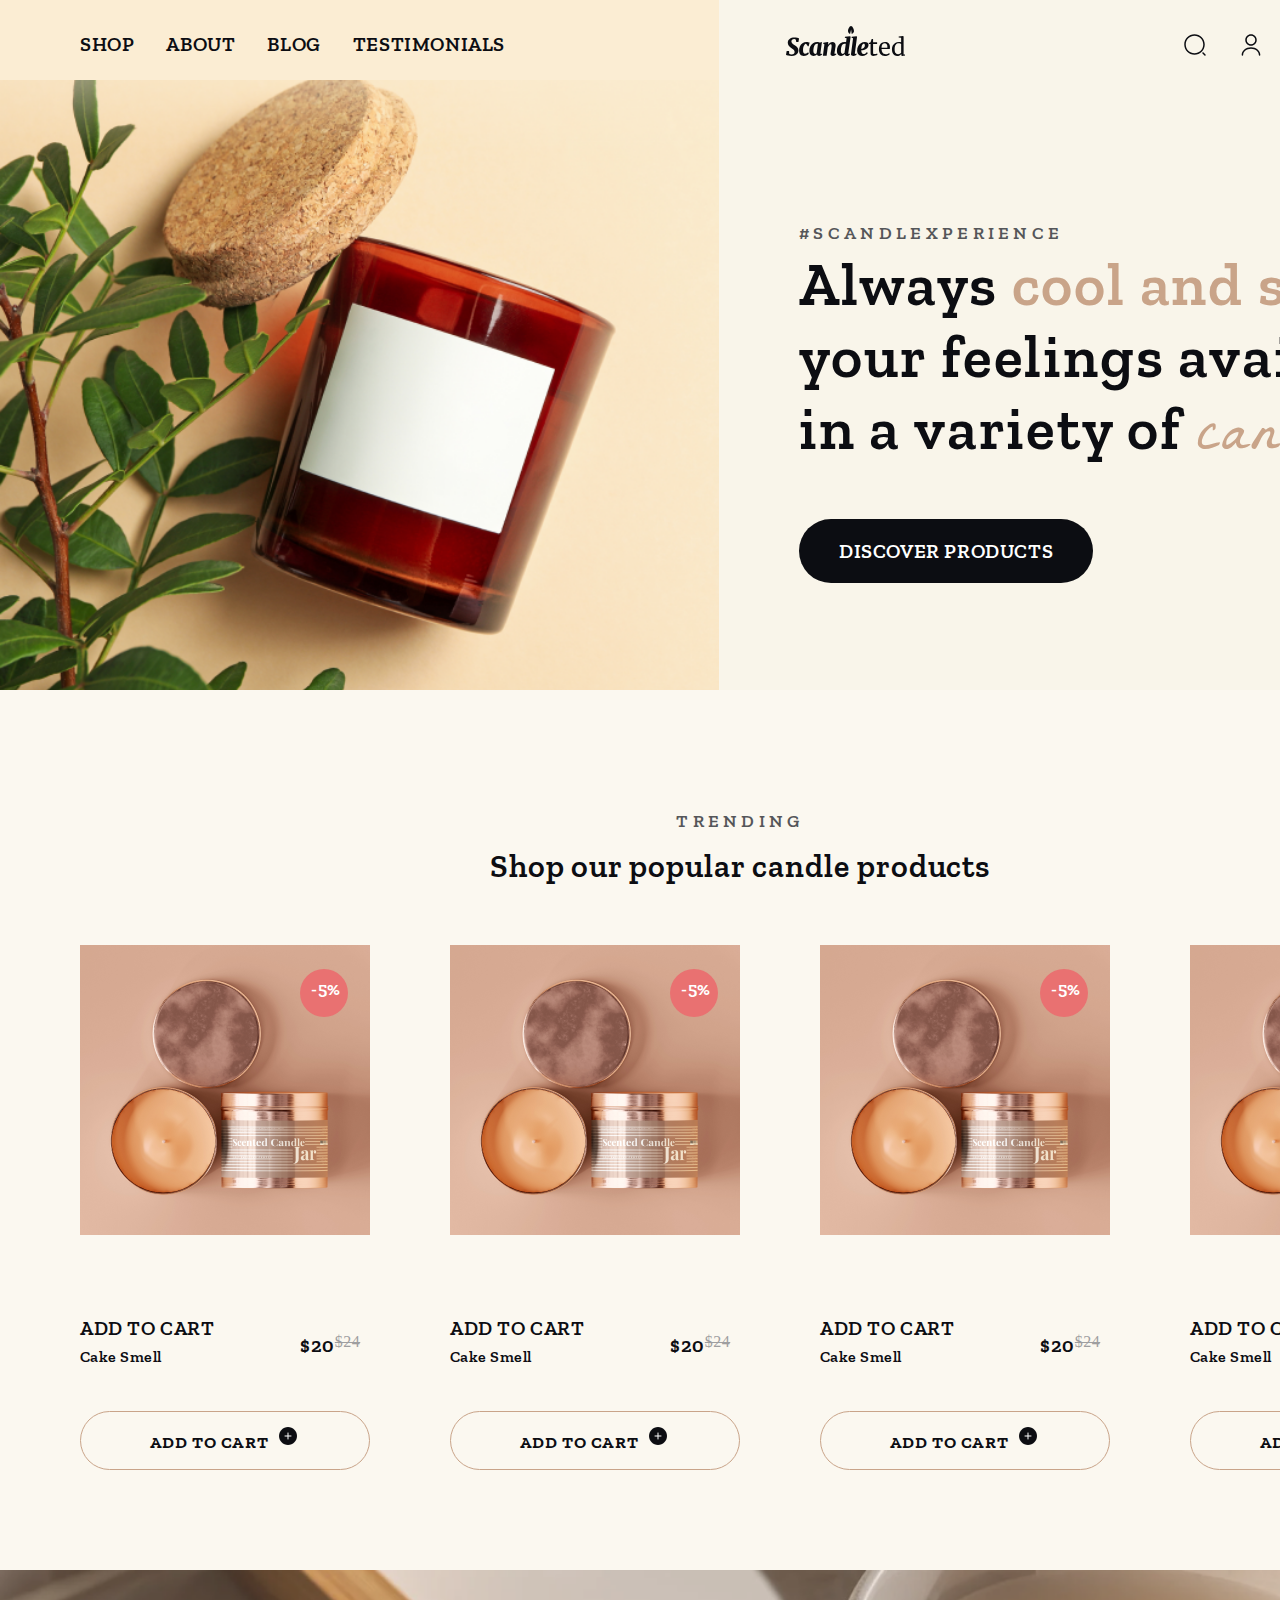
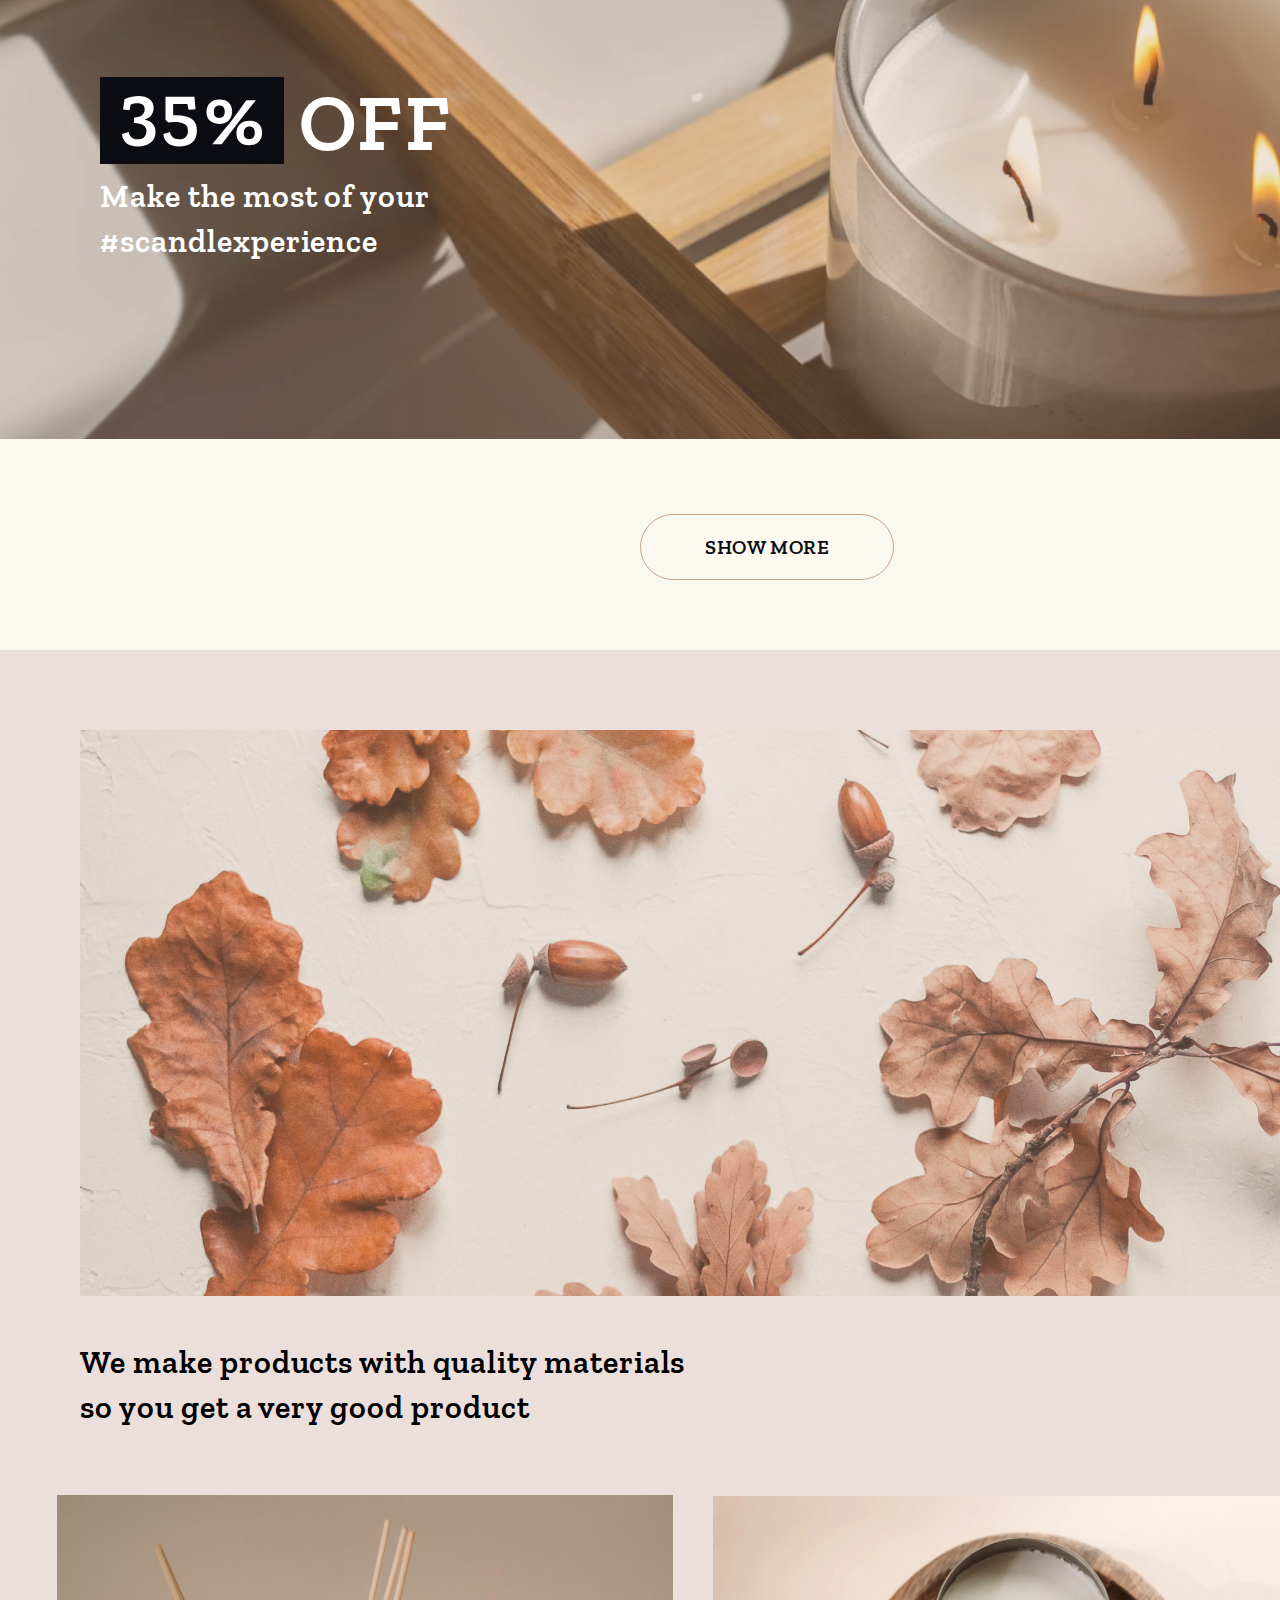
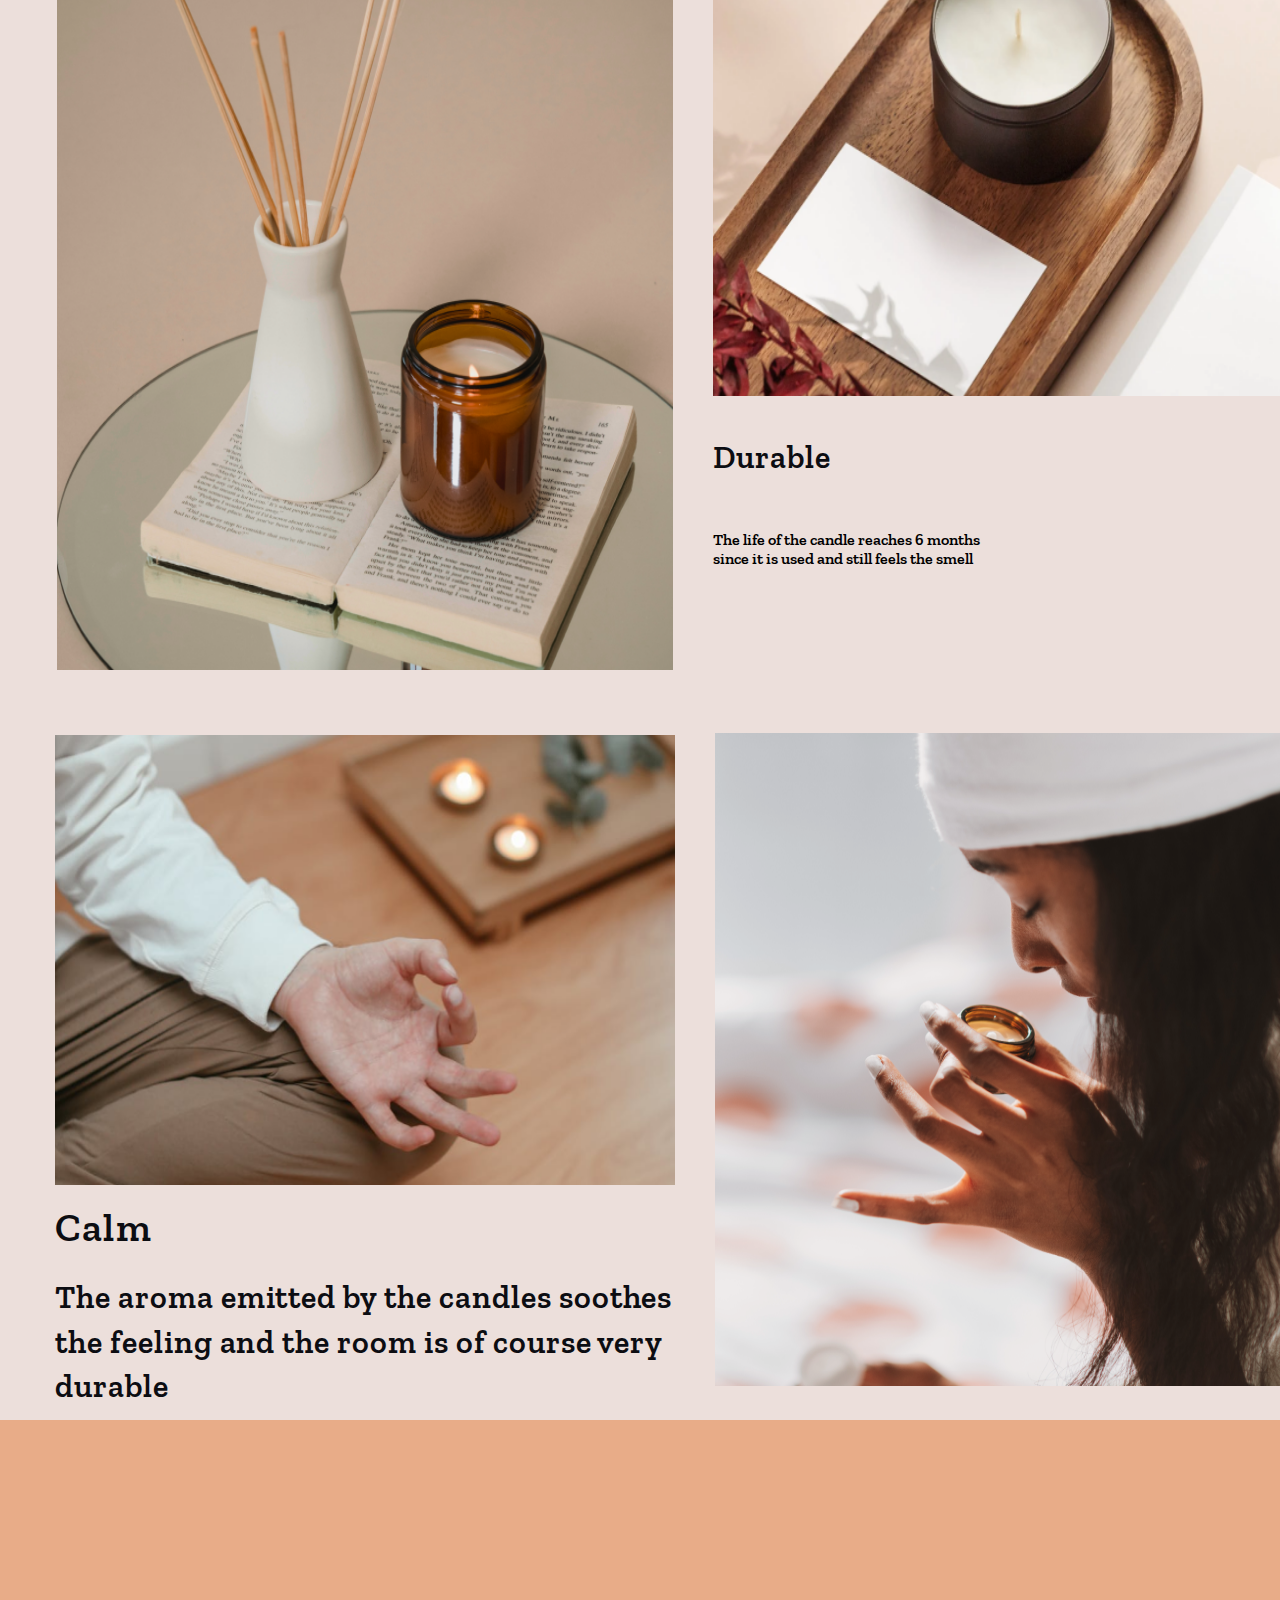
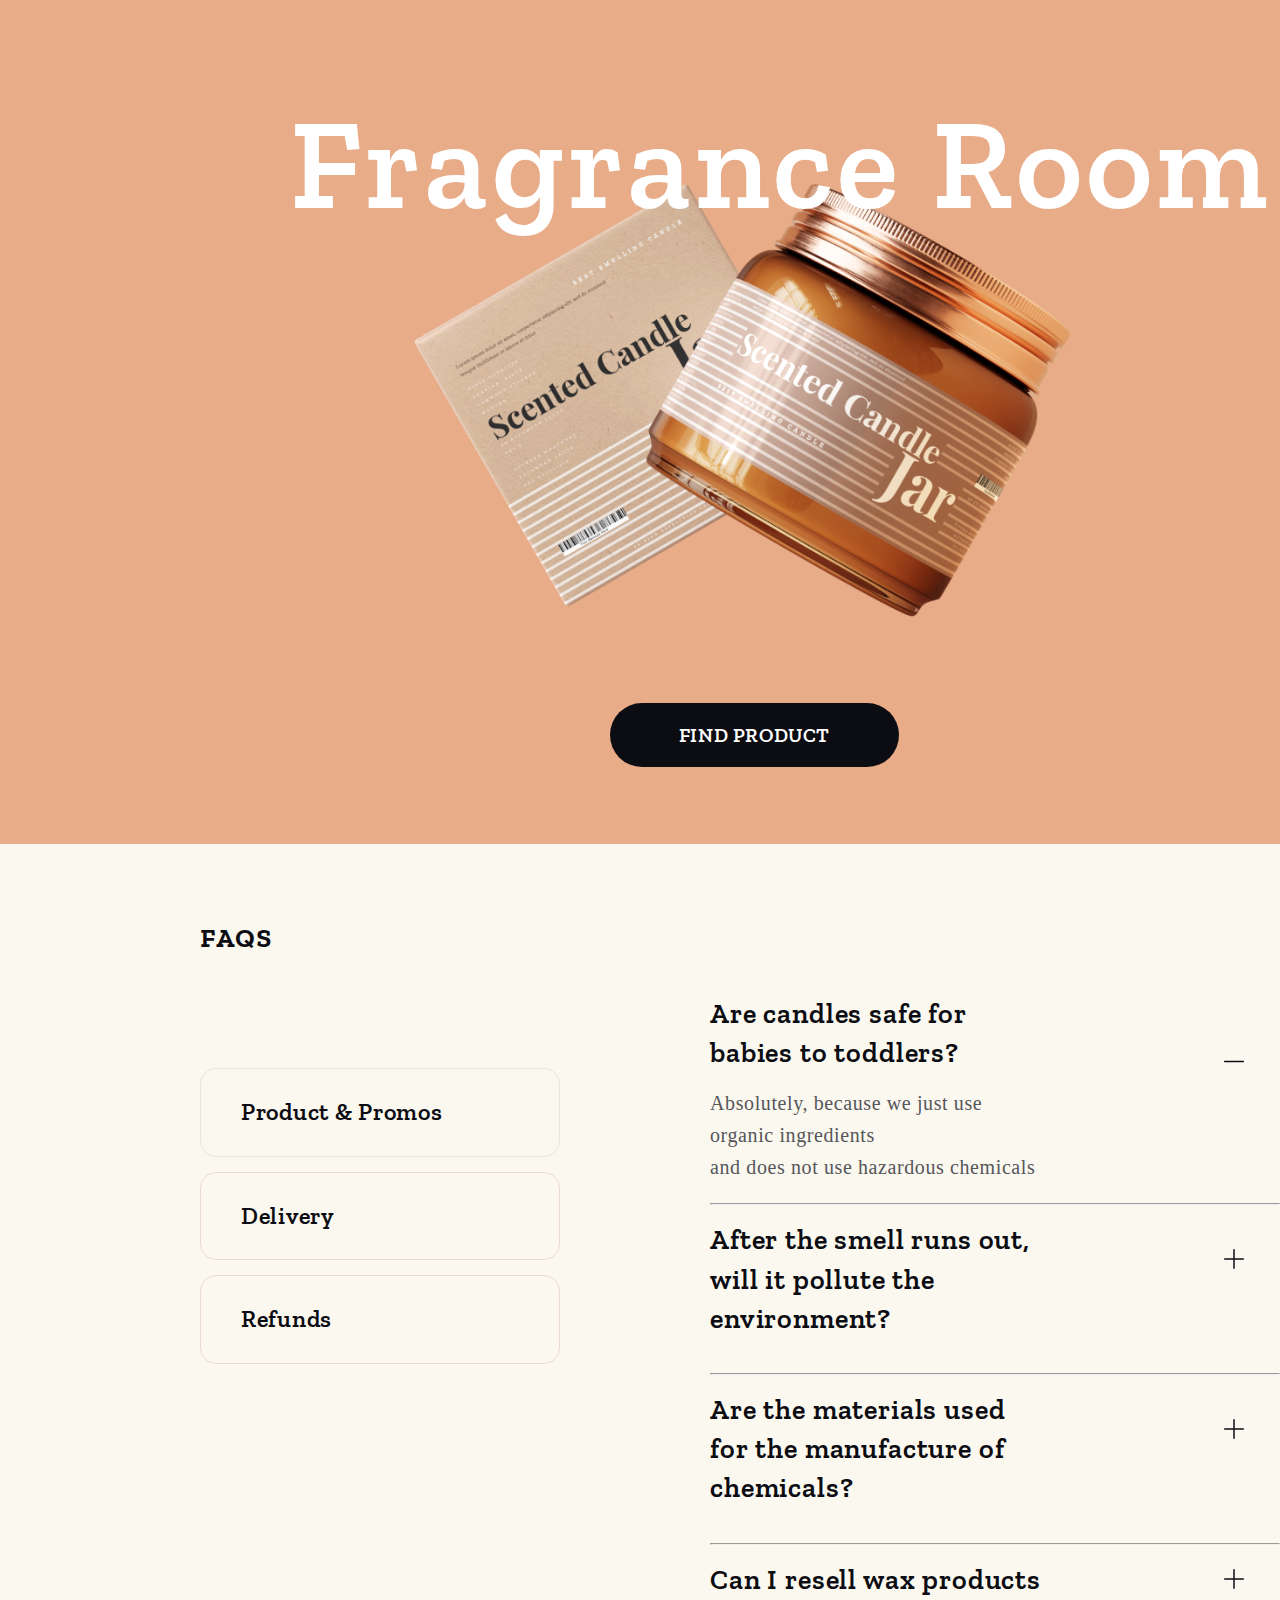
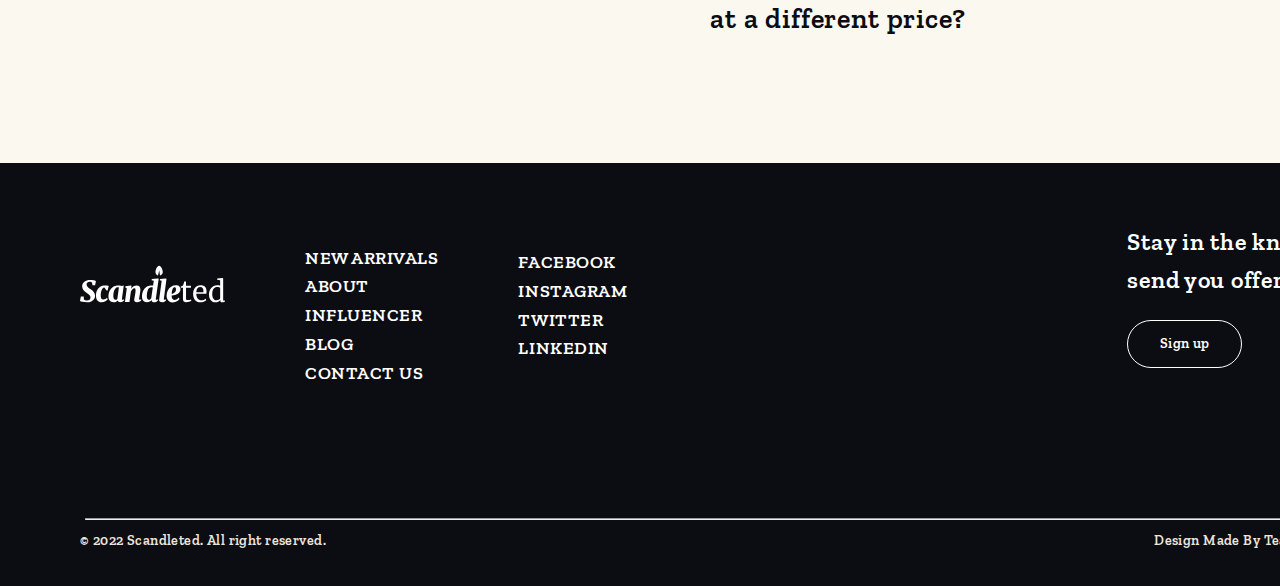
<file: Scandleted/index.html>
<!DOCTYPE html>
<html lang="en">
<head>
    <meta charset="UTF-8">
    <meta name="viewport" content="width=device-width, initial-scale=1.0">
    <title>Scandleted</title>
    <link rel="stylesheet" href="style.css">
</head>
<body>
       <header class="header">
            <nav class="nav">
              <div class="container">
                <div class="navigation">
                    <ul>
                        <li><a href="#">SHOP</a></li>
                        <li><a href="#">ABOUT</a></li>
                        <li><a href="#">BLOG</a></li>
                        <li><a href="#">TESTIMONIALS</a></li>
                    </ul>
                </div>
              </div>
           </nav>

           <nav class="second-nav">
             <div class="container">
                 <div class="second-navbar">
                    <div class="second-navigation">
                        <img src="./assets/icons/Logo.svg" alt="">
                          <div class="navbar-icons">
                            <img src="./assets/icons/search-normal.svg" alt="">
                            <img src="./assets/icons/user.svg" alt="">
                            <img src="./assets/icons/bag (1).svg" alt="">
                            <button>Log in</button>
                       </div>
                    </div>
                    <div class="second-navbar-texts">
                        <p>#SCANDLEXPERIENCE</p>
                        <h2>
                         Always <span>cool and soothe</span> <br>
                          your feelings available <br>
                          in a variety of <span class="candle">candle</span>
                        </h2>
                        <button>Discover Products</button>
                    </div>
                 </div>

             </div>
           </nav>
       </header>

       <section class="trending-section">
            <div class="container">
                <div class="trending">
                    <div class="trending-paragraphs">
                        <p>TRENDING</p>
                        <h3>Shop our popular candle products </h3>
                    </div>
                    <div class="trending-card">
                        <div class="trending-card-item">
                             <div class="card-first">
                                <div class="card-images">
                                    <img src="./assets/images/Image (1).png" alt=""> 
                                        <img src="./assets/icons/Ellipse 3.svg" alt=""> 
                                        <span>-5%</span>
                                </div>
                                 <div class="card-texts">
                                    <h4>ADD TO CART</h4>
                                    <span>Cake Smell</span>
                                    <div class="card-price">
                                        <span>$20</span>
                                        <span><del>$24</del></span>
                                    </div>
                                 </div>
                                <button>
                                    ADD TO CART  <span>
                                    <svg xmlns="http://www.w3.org/2000/svg" width="24" height="24" viewBox="0 0 24 24" fill="none">
                                        <path d="M12 21C16.9706 21 21 16.9706 21 12C21 7.02944 16.9706 3 12 3C7.02944 3 3 7.02944 3 12C3 16.9706 7.02944 21 12 21Z" fill="#0C0D12"/>
                                        <path d="M9 12H15" stroke="white" stroke-linecap="round" stroke-linejoin="round"/>
                                        <path d="M12 9V15" stroke="white" stroke-linecap="round" stroke-linejoin="round"/>
                                        </svg>
                                </span>
                                </button>
                             </div>   
                             
                             <div class="card-first">
                                <div class="card-images">
                                    <img src="./assets/images/Image (1).png" alt=""> 
                                        <img src="./assets/icons/Ellipse 3.svg" alt=""> 
                                        <span>-5%</span>
                                </div>
                                 <div class="card-texts">
                                    <h4>ADD TO CART</h4>
                                    <span>Cake Smell</span>
                                    <div class="card-price">
                                        <span>$20</span>
                                        <span><del>$24</del></span>
                                    </div>
                                 </div>
                                <button>
                                    ADD TO CART  <span>
                                    <svg xmlns="http://www.w3.org/2000/svg" width="24" height="24" viewBox="0 0 24 24" fill="none">
                                        <path d="M12 21C16.9706 21 21 16.9706 21 12C21 7.02944 16.9706 3 12 3C7.02944 3 3 7.02944 3 12C3 16.9706 7.02944 21 12 21Z" fill="#0C0D12"/>
                                        <path d="M9 12H15" stroke="white" stroke-linecap="round" stroke-linejoin="round"/>
                                        <path d="M12 9V15" stroke="white" stroke-linecap="round" stroke-linejoin="round"/>
                                        </svg>
                                </span>
                                </button>
                             </div>  
                             
                             <div class="card-first">
                                <div class="card-images">
                                    <img src="./assets/images/Image (1).png" alt=""> 
                                        <img src="./assets/icons/Ellipse 3.svg" alt=""> 
                                        <span>-5%</span>
                                </div>
                                 <div class="card-texts">
                                    <h4>ADD TO CART</h4>
                                    <span>Cake Smell</span>
                                    <div class="card-price">
                                        <span>$20</span>
                                        <span><del>$24</del></span>
                                    </div>
                                 </div>
                                <button>
                                    ADD TO CART  <span>
                                    <svg xmlns="http://www.w3.org/2000/svg" width="24" height="24" viewBox="0 0 24 24" fill="none">
                                        <path d="M12 21C16.9706 21 21 16.9706 21 12C21 7.02944 16.9706 3 12 3C7.02944 3 3 7.02944 3 12C3 16.9706 7.02944 21 12 21Z" fill="#0C0D12"/>
                                        <path d="M9 12H15" stroke="white" stroke-linecap="round" stroke-linejoin="round"/>
                                        <path d="M12 9V15" stroke="white" stroke-linecap="round" stroke-linejoin="round"/>
                                        </svg>
                                </span>
                                </button>
                             </div> 
                             
                             <div class="card-first">
                                <div class="card-images">
                                    <img src="./assets/images/Image (1).png" alt=""> 
                                        <img src="./assets/icons/Ellipse 3.svg" alt=""> 
                                        <span>-5%</span>
                                </div>
                                 <div class="card-texts">
                                    <h4>ADD TO CART</h4>
                                    <span>Cake Smell</span>
                                    <div class="card-price">
                                        <span>$20</span>
                                        <span><del>$24</del></span>
                                    </div>
                                 </div>
                                <button>
                                    ADD TO CART  <span>
                                    <svg xmlns="http://www.w3.org/2000/svg" width="24" height="24" viewBox="0 0 24 24" fill="none">
                                        <path d="M12 21C16.9706 21 21 16.9706 21 12C21 7.02944 16.9706 3 12 3C7.02944 3 3 7.02944 3 12C3 16.9706 7.02944 21 12 21Z" fill="#0C0D12"/>
                                        <path d="M9 12H15" stroke="white" stroke-linecap="round" stroke-linejoin="round"/>
                                        <path d="M12 9V15" stroke="white" stroke-linecap="round" stroke-linejoin="round"/>
                                        </svg>
                                </span>
                                </button>
                             </div>

                             
                        </div>
                    </div>
                    
                    <div class="trending-price">
                         <div class="trending-price-texts">
                            <div class="perset">
                                <span>
                                    <svg xmlns="http://www.w3.org/2000/svg" width="184" height="87" viewBox="0 0 184 87" fill="none">
                                    <rect width="184" height="87" fill="#0C0D12"/>
                                    <path d="M24.4805 22.3073C26.8357 21.2049 29.2911 20.378 31.8468 19.8268C34.4024 19.2756 36.6825 19 38.6869 19C42.9964 19 46.5543 20.0022 49.3605 22.0066C52.2168 24.0111 53.645 27.0177 53.645 31.0266C53.645 33.482 52.9685 35.7119 51.6155 37.7164C50.3126 39.6707 48.0576 41.2492 44.8505 42.4518V42.7525C48.709 43.5042 51.4401 44.9824 53.0436 47.1873C54.6973 49.3922 55.5241 51.9729 55.5241 54.9294C55.5241 59.69 53.8203 63.2979 50.4128 65.7534C47.0053 68.2589 42.796 69.5117 37.7849 69.5117C32.6736 69.5117 28.8151 68.3591 26.2093 66.054C23.6537 63.799 22.2506 60.8175 22 57.1093L28.6898 55.0046C28.9403 56.8587 29.7421 58.5374 31.0951 60.0407C32.4481 61.5942 34.653 62.3709 37.7097 62.3709C41.017 62.3709 43.2971 61.4939 44.5499 59.7401C45.8527 58.0363 46.5042 56.1321 46.5042 54.0274C46.5042 48.9663 42.345 46.2853 34.0266 45.9847V40.4224C38.5867 40.3221 41.4931 39.345 42.7459 37.4909C44.0487 35.5867 44.7002 33.8829 44.7002 32.3796C44.7002 28.2204 42.2698 26.1408 37.4091 26.1408C36.457 26.1408 35.3295 26.2661 34.0266 26.5166C32.7237 26.7171 31.6213 27.0428 30.7193 27.4938L29.5166 33.2816L23.0523 32.6051L24.4805 22.3073Z" fill="white"/>
                                    <path d="M96.9125 53.8019C96.9125 59.3141 95.2338 63.2979 91.8764 65.7534C88.5189 68.2589 84.3096 69.5117 79.2484 69.5117C74.1872 69.5117 70.3287 68.3591 67.6728 66.054C65.0671 63.799 63.6389 60.8175 63.3884 57.1093L70.0782 55.0046C70.3287 56.9088 71.1555 58.6126 72.5586 60.1159C73.9617 61.6192 76.0915 62.3709 78.9478 62.3709C82.1047 62.3709 84.3848 61.5441 85.7879 59.8904C87.2411 58.2367 87.9677 56.2323 87.9677 53.8771C87.9677 50.1188 86.6398 47.7135 83.9839 46.6612C81.3781 45.5587 78.3715 45.0075 74.964 45.0075C73.8114 45.0075 72.6589 45.0576 71.5063 45.1578C70.4039 45.2079 69.3014 45.2831 68.199 45.3833L65.493 42.7525V19.7517H94.432L95.5595 32.2292L88.569 32.8306L87.3664 26.8924H73.16V38.2425C73.7112 38.1924 74.2374 38.1674 74.7385 38.1674C75.2897 38.1674 75.8158 38.1674 76.317 38.1674C79.8748 38.1674 83.2072 38.5933 86.3141 39.4452C89.471 40.247 92.0267 41.7754 93.981 44.0303C95.9353 46.2853 96.9125 49.5425 96.9125 53.8019Z" fill="white"/>
                                    <path d="M119.162 46.9052C115.159 46.9052 112.03 45.8059 109.775 43.6073C107.577 41.4087 106.478 38.5054 106.478 34.8974C106.478 31.1767 107.633 28.1888 109.945 25.9338C112.312 23.6225 115.526 22.4668 119.585 22.4668C123.587 22.4668 126.66 23.5661 128.802 25.7647C131.001 27.9633 132.1 30.8666 132.1 34.4746C132.1 38.1389 130.972 41.1268 128.717 43.4382C126.462 45.7495 123.277 46.9052 119.162 46.9052ZM155.862 23.3124L138.357 45.214L121.699 67.3692H112.228L131.931 43.1845L146.391 23.3124H155.862ZM119.162 40.9859C122.883 40.9859 124.743 38.8436 124.743 34.5592C124.743 30.4438 122.967 28.3861 119.416 28.3861C117.837 28.3861 116.512 28.8935 115.441 29.9082C114.37 30.8666 113.834 32.5015 113.834 34.8128C113.834 38.9282 115.61 40.9859 119.162 40.9859ZM149.097 68.2148C145.094 68.2148 141.965 67.1155 139.71 64.9169C137.512 62.7183 136.412 59.815 136.412 56.207C136.412 52.4863 137.568 49.4702 139.88 47.1589C142.247 44.8475 145.489 43.6918 149.604 43.6918C153.607 43.6918 156.679 44.8193 158.821 47.0743C161.02 49.2729 162.119 52.1762 162.119 55.7842C162.119 59.4486 160.992 62.4364 158.737 64.7478C156.482 67.0591 153.268 68.2148 149.097 68.2148ZM149.097 62.2955C152.874 62.2955 154.762 60.1532 154.762 55.8688C154.762 51.697 152.987 49.6112 149.435 49.6112C147.8 49.6112 146.447 50.1186 145.376 51.1333C144.305 52.0917 143.769 53.7547 143.769 56.1224C143.769 60.2378 145.545 62.2955 149.097 62.2955Z" fill="white"/>
                                    </svg>
                                </span>
                                 <h1>OFF</h1>
                                </div>
                                <div class="trending-price-paragraph">
                                    <h5>
                                        Make the most of your <br>
                                        #scandlexperience
                                    </h5>
                                </div>
                                <button>SHOW MORE</button>
                         </div>
                    </div>
                </div>
            </div>
       </section>

       <!-- services -->

       <section class="services">
               <div class="container">
                <div class="services-section">
                    <div class="service-head">
                       <img src="./assets/images/Image (4).png" alt="">
                       <p>
                           We make products with quality materials <br>
                            so you get a very good product
                       </p>
                    </div>
                     <div class="services-card-first">
                         <img src="./assets/images/Image (5).png" alt="">
                         <div class="durable">
                            <img src="./assets/images/Image (6).png" alt="">
                             <h3>Durable</h3>
                            <p>
                                The life of the candle reaches 6 months <br>
                                since it is used and still feels the smell
                            </p>
                         </div>
                     </div>
                     <div class="services-card-second">
                         <div class="calm">
                             <img src="./assets/images/Image (7).png" alt="">
                             <h2>Calm</h2>
                             <p>
                                 The aroma emitted by the candles soothes <br>
                                 the feeling and the room is of course very <br>
                                  durable
                             </p>
                         </div>
                         <img src="./assets/images/Image (8).png" alt="">
                     </div>
                </div>
               </div>
       </section>

       <section class="fragrance">
        <div class="container">
            <div class="fragrance-room">
                  <div class="room">
                    <h1>Fragrance Room</h1>
                    <img src="./assets/images/Image (9).png" alt="">
                  </div>
                  <button>FIND PRODUCT</button>
            </div>
        </div>
       </section>

       <section>
         <div class="container">
            <div class="faqs">
                <h1>FAQS</h1>
                <div class="faqs-section">
                    <div class="faqs-buttons">
                        <button>Product & Promos</button>
                        <button>Delivery</button>
                        <button>Refunds</button>
                    </div>
                    <div class="questions">
                        <div class="question-first">
                            <div class="question-first-texts">
                                <h3>Are candles safe for babies to toddlers?</h3>
                                <p>
                                    Absolutely, because we just use organic ingredients <br>
                                     and does not use hazardous chemicals
                                </p>
                            </div>
                            <span>
                                <svg xmlns="http://www.w3.org/2000/svg" width="32" height="33" viewBox="0 0 32 33" fill="none">
                                    <path d="M6.66669 16.5H25.3334" stroke="#0C0D12" stroke-width="1.5" stroke-linecap="round" stroke-linejoin="round"/>
                                  </svg>
                            </span>
                        </div>
                        <hr>

                        <div class="question-first">
                            <div class="question-first-texts">
                                <h3>
                                    After the smell runs out, will it pollute 
                                     the environment?
                                </h3>
                            </div>
                            <span>
                                <svg xmlns="http://www.w3.org/2000/svg" width="32" height="32" viewBox="0 0 32 32" fill="none">
                                    <path d="M16 6.66699V25.3337" stroke="#0C0D12" stroke-width="1.5" stroke-linecap="round" stroke-linejoin="round"/>
                                    <path d="M6.66669 16H25.3334" stroke="#0C0D12" stroke-width="1.5" stroke-linecap="round" stroke-linejoin="round"/>
                                  </svg>
                            </span>
                        </div>
                        <hr>

                        <div class="question-first">
                            <div class="question-first-texts">
                                <h3>
                                    Are the materials used for 
                                    the manufacture of chemicals?
                                </h3>
                            </div>
                            <span>
                                <svg xmlns="http://www.w3.org/2000/svg" width="32" height="32" viewBox="0 0 32 32" fill="none">
                                    <path d="M16 6.66699V25.3337" stroke="#0C0D12" stroke-width="1.5" stroke-linecap="round" stroke-linejoin="round"/>
                                    <path d="M6.66669 16H25.3334" stroke="#0C0D12" stroke-width="1.5" stroke-linecap="round" stroke-linejoin="round"/>
                                  </svg>
                            </span>
                        </div>
                        <hr>

                        
                        <div class="question-first">
                            <div class="question-first-texts">
                                <h3>
                                    Can I resell wax products at 
                                    a different price?
                                </h3>
                            </div>
                            <span>
                                <svg xmlns="http://www.w3.org/2000/svg" width="32" height="32" viewBox="0 0 32 32" fill="none">
                                    <path d="M16 6.66699V25.3337" stroke="#0C0D12" stroke-width="1.5" stroke-linecap="round" stroke-linejoin="round"/>
                                    <path d="M6.66669 16H25.3334" stroke="#0C0D12" stroke-width="1.5" stroke-linecap="round" stroke-linejoin="round"/>
                                  </svg>
                            </span>
                        </div>
                    </div>
                </div>
            </div>
         </div>
       </section>

       <footer class="footer">
              <div class="container">
                <div class="site-footer">
                    <div class="footer-navbar">
                         <span>
                            <svg xmlns="http://www.w3.org/2000/svg" width="145" height="56" viewBox="0 0 145 56" fill="none">
                                <path d="M12.0376 21.4868C11.7259 21.2334 11.4045 21.0581 11.0734 20.9606C10.7423 20.8437 10.3332 20.7853 9.84626 20.7853C8.83339 20.7853 8.03478 21.0191 7.45044 21.4868C6.86609 21.9544 6.57391 22.578 6.57391 23.3574C6.57391 24.3317 6.87583 25.1696 7.47965 25.8711C8.08348 26.5726 9.13531 27.391 10.6351 28.3264C11.9986 29.2032 13.0797 30.1483 13.8783 31.1616C14.6769 32.1749 15.0762 33.344 15.0762 34.6691C15.0957 35.8772 14.7937 36.9879 14.1704 38.0012C13.5471 38.995 12.6024 39.7939 11.3363 40.398C10.0897 41.0021 8.5607 41.3041 6.74922 41.3041C5.28835 41.3041 3.88591 41.1482 2.54191 40.8364C1.21739 40.5246 0.370087 40.2129 0 39.9011L0.818087 35.3998H3.73983L3.88591 38.5858C4.58713 39.1898 5.50261 39.4919 6.63235 39.4919C7.97635 39.4919 8.95026 39.2288 9.55409 38.7027C10.1774 38.1571 10.489 37.4361 10.489 36.5397C10.489 35.6629 10.2066 34.8932 9.64174 34.2306C9.09635 33.5486 8.14191 32.7789 6.77844 31.9215C5.33704 31.0057 4.2073 30.0217 3.38922 28.9694C2.57113 27.9172 2.16209 26.6895 2.16209 25.2865C2.16209 23.299 2.90226 21.7596 4.38261 20.6684C5.88244 19.5576 7.82052 19.0023 10.1969 19.0023C12.7875 19.0023 14.6866 19.353 15.8943 20.0545L15.1346 24.3512H12.4466L12.0376 21.4868Z" fill="white"/>
                                <path d="M26.5718 29.4371C26.0265 28.5992 25.5492 27.9172 25.1402 27.391C24.7312 26.8649 24.3903 26.6019 24.1176 26.6019C23.5917 26.6019 23.0658 26.9234 22.5399 27.5664C22.0139 28.2095 21.5757 29.0961 21.2251 30.2263C20.8939 31.3565 20.7284 32.6133 20.7284 33.9968C20.7284 35.6531 20.9232 36.832 21.3127 37.5335C21.7218 38.235 22.3743 38.5858 23.2703 38.5858C24.1079 38.5858 24.8091 38.4299 25.3739 38.1181C25.9583 37.7869 26.4647 37.3387 26.8932 36.7736L27.799 38.235C27.312 38.995 26.5134 39.6965 25.4032 40.3395C24.2929 40.9631 22.9781 41.2749 21.4588 41.2749C19.7252 41.2749 18.3715 40.6805 17.3976 39.4919C16.4237 38.3032 15.9367 36.5885 15.9367 34.3476C15.9367 32.6912 16.2776 31.1031 16.9593 29.5832C17.6605 28.0438 18.7026 26.7967 20.0856 25.8419C21.4685 24.8676 23.1437 24.3804 25.111 24.3804C25.7538 24.3804 26.4063 24.4292 27.0685 24.5266C27.7503 24.624 28.3152 24.7604 28.7632 24.9358L27.5945 29.4663L26.5718 29.4371Z" fill="white"/>
                                <path d="M41.9336 37.7674C41.9141 37.8648 41.9044 37.9915 41.9044 38.1473C41.9044 38.615 42.0991 38.8488 42.4887 38.8488C42.8198 38.8488 43.2484 38.6345 43.7743 38.2058L44.1833 39.1996C43.9106 39.6283 43.4237 40.0862 42.7224 40.5734C42.0212 41.041 41.1934 41.2749 40.239 41.2749C39.5378 41.2749 38.9729 41.1287 38.5444 40.8364C38.1158 40.5441 37.8821 40.1252 37.8431 39.5796V39.4042C36.6355 40.6513 35.1844 41.2749 33.4898 41.2749C31.7951 41.2749 30.5291 40.7098 29.6915 39.5796C28.8539 38.4494 28.4351 37.0074 28.4351 35.2537C28.4351 33.3635 28.8052 31.5903 29.5454 29.934C30.3051 28.2582 31.4251 26.9136 32.9054 25.9004C34.3858 24.8871 36.1583 24.3804 38.223 24.3804C38.7294 24.3804 39.2943 24.4486 39.9176 24.585C40.5604 24.702 41.1155 24.8384 41.583 24.9943L43.7743 24.3804L41.9336 37.7674ZM38.895 26.4557C38.4664 26.3778 38.1353 26.3388 37.9016 26.3388C36.8108 26.3388 35.9148 26.7772 35.2136 27.6541C34.5318 28.531 34.0449 29.6319 33.7527 30.957C33.4605 32.282 33.3144 33.6558 33.3144 35.0783C33.3144 36.2475 33.4995 37.1633 33.8696 37.8258C34.2591 38.4883 34.7851 38.8196 35.4473 38.8196C36.0706 38.8196 36.6939 38.5273 37.3172 37.9427L38.895 26.4557Z" fill="white"/>
                                <path d="M51.248 27.7418C51.9103 26.709 52.6991 25.8906 53.6146 25.2865C54.5301 24.6825 55.5332 24.3804 56.624 24.3804C59.1562 24.3804 60.4223 25.8224 60.4223 28.7064C60.4223 29.2714 60.1885 30.957 59.721 33.763C59.6821 34.0553 59.6042 34.5132 59.4873 35.1367C59.2146 36.5787 59.0783 37.553 59.0783 38.0597C59.0783 38.5858 59.2633 38.8488 59.6334 38.8488C59.7892 38.8488 59.9548 38.8099 60.1301 38.7319C60.3249 38.6345 60.5878 38.4591 60.9189 38.2058L61.328 39.1996C60.9969 39.6478 60.4807 40.1057 59.7795 40.5734C59.0783 41.041 58.1823 41.2749 57.0915 41.2749C55.9617 41.2749 55.2021 41.0508 54.8125 40.6026C54.4229 40.1544 54.2282 39.5796 54.2282 38.8781C54.2282 38.3519 54.3937 37.2607 54.7249 35.6044L54.9002 34.6691C55.3287 32.2333 55.5429 30.4698 55.5429 29.3786C55.5429 28.5407 55.4553 27.9659 55.28 27.6541C55.1047 27.3423 54.8125 27.1864 54.4035 27.1864C53.8386 27.1864 53.225 27.5274 52.5628 28.2095C51.9005 28.872 51.3356 29.7001 50.8682 30.6939L49.4657 40.9826H44.937L46.7777 27.2157L45.2584 26.3973L45.4922 25.1404L50.7513 24.3804L51.4817 24.7312L51.248 27.7418Z" fill="white"/>
                                <path d="M75.8415 37.7381C75.822 37.8356 75.8123 37.972 75.8123 38.1473C75.8123 38.615 75.9876 38.8488 76.3382 38.8488C76.6498 38.8488 77.0881 38.6345 77.653 38.2058L78.062 39.1996C77.614 39.7062 77.0784 40.1836 76.4551 40.6318C75.8512 41.0605 75.0624 41.2749 74.0885 41.2749C73.3288 41.2749 72.7542 41.0995 72.3646 40.7487C71.9751 40.3785 71.7316 39.8426 71.6342 39.1411L71.605 38.8781C71.1375 39.5406 70.5045 40.1057 69.7058 40.5734C68.9072 41.041 67.9625 41.2749 66.8718 41.2749C65.1966 41.2749 63.9598 40.7195 63.1612 39.6088C62.3625 38.4786 61.9632 37.0269 61.9632 35.2537C61.9632 33.344 62.3236 31.5611 63.0443 29.9047C63.765 28.2484 64.846 26.9136 66.2874 25.9004C67.7483 24.8871 69.5305 24.3804 71.6342 24.3804C72.0822 24.3804 72.5789 24.4292 73.1243 24.5266L73.7963 19.8207L71.5758 19.2069L71.8387 18.0377L77.9452 17.4239L78.7048 17.8331L75.8415 37.7381ZM72.8029 26.6019C72.277 26.4265 71.7705 26.3388 71.2836 26.3388C69.6864 26.3388 68.5372 27.2157 67.8359 28.9694C67.1347 30.7232 66.7841 32.7594 66.7841 35.0783C66.7841 36.2475 66.9594 37.1633 67.31 37.8258C67.6801 38.4883 68.1865 38.8196 68.8293 38.8196C69.2968 38.8196 69.7351 38.6832 70.1441 38.4104C70.5726 38.1181 70.933 37.7479 71.2252 37.2997L72.8029 26.6019Z" fill="white"/>
                                <path d="M83.856 37.7674C83.8365 37.8453 83.8267 37.9622 83.8267 38.1181C83.8267 38.6053 84.0118 38.8488 84.3819 38.8488C84.5377 38.8488 84.7033 38.8099 84.8786 38.7319C85.0734 38.6345 85.3461 38.4591 85.6967 38.2058L86.0765 39.1996C85.0636 40.5831 83.7391 41.2749 82.1029 41.2749C81.2654 41.2749 80.5544 41.119 79.9701 40.8072C79.4052 40.4954 79.113 40.0083 79.0935 39.3457C79.0935 39.2288 79.1325 38.8586 79.2104 38.235L81.6647 19.8207L79.7655 19.2069L80.0577 18.0377L85.7843 17.4239L86.5147 17.8331L83.856 37.7674Z" fill="white"/>
                                <path d="M99.5039 37.9427C98.978 38.7806 98.1405 39.5698 96.9912 40.3103C95.842 41.0313 94.4591 41.3918 92.8424 41.3918C91.401 41.3918 90.2128 41.0897 89.2778 40.4857C88.3429 39.8621 87.6612 39.0534 87.2326 38.0597C86.8041 37.0659 86.5899 35.9941 86.5899 34.8445C86.5899 32.8569 86.9892 31.0642 87.7878 29.4663C88.6059 27.8684 89.7161 26.6213 91.1185 25.725C92.5405 24.8091 94.1085 24.3512 95.8225 24.3512C97.4198 24.3512 98.5982 24.702 99.3578 25.4035C100.118 26.105 100.497 27.0111 100.497 28.1218C100.497 29.5442 100.03 30.7329 99.0949 31.6877C98.1599 32.623 97.0107 33.3148 95.6472 33.763C94.3032 34.2112 92.969 34.4547 91.6445 34.4937C91.625 35.9357 91.849 37.0269 92.3165 37.7674C92.8034 38.5078 93.4754 38.8781 94.3325 38.8781C95.3259 38.8781 96.1537 38.654 96.8159 38.2058C97.4977 37.7576 98.0918 37.1925 98.5982 36.5105L99.5039 37.9427ZM94.7999 26.3388C93.7871 26.3388 93.0274 26.9916 92.521 28.2971C92.034 29.6027 91.7419 31.0934 91.6445 32.7692C92.2483 32.7302 92.8911 32.5451 93.5728 32.2138C94.2545 31.8631 94.8292 31.3662 95.2966 30.7232C95.7641 30.0801 95.9978 29.3299 95.9978 28.4725C95.9978 27.05 95.5985 26.3388 94.7999 26.3388Z" fill="white"/>
                                <path d="M106.263 41.2749C105.153 41.2749 104.325 41.0215 103.78 40.5149C103.234 40.0083 102.962 39.1411 102.962 37.9135V26.6895H100.858V25.3742C100.955 25.3547 101.228 25.2865 101.676 25.1696C102.124 25.0527 102.426 24.9455 102.582 24.8481C102.893 24.6727 103.137 24.322 103.312 23.7959C103.468 23.4256 103.653 22.8313 103.867 22.0129C104.082 21.1945 104.208 20.7073 104.247 20.5514H105.971L106.029 24.7604H110.909V26.6895H106.029V35.6629C106.029 36.7736 106.059 37.553 106.117 38.0012C106.195 38.4494 106.341 38.7417 106.555 38.8781C106.789 39.0145 107.179 39.0827 107.724 39.0827C108.25 39.0827 108.825 39.0145 109.448 38.8781C110.091 38.7417 110.587 38.5955 110.938 38.4396L111.376 39.7549C110.909 40.1057 110.149 40.4467 109.097 40.778C108.065 41.1092 107.12 41.2749 106.263 41.2749Z" fill="white"/>
                                <path d="M120.353 41.3041C117.996 41.3041 116.194 40.5344 114.947 38.995C113.72 37.4556 113.107 35.3998 113.107 32.8277C113.107 31.1324 113.428 29.6417 114.071 28.3556C114.714 27.0695 115.61 26.0757 116.759 25.3742C117.928 24.6727 119.252 24.322 120.732 24.322C122.544 24.322 123.946 24.8286 124.94 25.8419C125.953 26.8357 126.488 28.2679 126.547 30.1386C126.547 31.3272 126.479 32.2333 126.342 32.8569H116.291C116.33 34.786 116.778 36.3449 117.635 37.5335C118.492 38.7027 119.71 39.2873 121.288 39.2873C122.067 39.2873 122.875 39.1509 123.713 38.8781C124.57 38.5858 125.232 38.2448 125.699 37.8551L126.255 39.1411C125.69 39.7257 124.852 40.2324 123.742 40.661C122.632 41.0897 121.502 41.3041 120.353 41.3041ZM123.333 31.3077C123.391 30.8985 123.42 30.4796 123.42 30.0509C123.401 28.7843 123.128 27.7905 122.602 27.0695C122.096 26.3291 121.288 25.9588 120.177 25.9588C119.048 25.9588 118.142 26.368 117.46 27.1864C116.798 28.0049 116.418 29.3786 116.321 31.3077H123.333Z" fill="white"/>
                                <path d="M135.369 41.3041C134.2 41.3041 133.129 41.0118 132.155 40.4272C131.181 39.8426 130.402 38.9463 129.817 37.7381C129.253 36.53 128.97 35.0393 128.97 33.2661C128.97 31.6098 129.311 30.0996 129.993 28.7356C130.674 27.3716 131.648 26.2998 132.914 25.5204C134.2 24.7215 135.71 24.322 137.443 24.322C138.437 24.322 139.342 24.4292 140.16 24.6435V19.1777L137.18 18.8269V17.5701L142.439 17.0439H142.527L143.17 17.5116V39.4919H144.864V40.8364C144.241 40.9728 143.696 41.08 143.228 41.1579C142.78 41.2359 142.303 41.2749 141.797 41.2749C141.29 41.2749 140.93 41.1872 140.716 41.0118C140.501 40.8364 140.394 40.4662 140.394 39.9011V38.9658C139.849 39.6283 139.128 40.1836 138.232 40.6318C137.356 41.08 136.401 41.3041 135.369 41.3041ZM136.537 39.2288C137.297 39.2288 138.008 39.0632 138.67 38.7319C139.333 38.3812 139.829 37.9817 140.16 37.5335V26.8357C140.005 26.6019 139.634 26.3973 139.05 26.2219C138.485 26.027 137.881 25.9296 137.239 25.9296C135.719 25.9296 134.502 26.5142 133.586 27.6833C132.69 28.833 132.242 30.616 132.242 33.0323C132.242 35.1367 132.642 36.6956 133.44 37.7089C134.239 38.7222 135.271 39.2288 136.537 39.2288Z" fill="white"/>
                                <path fill-rule="evenodd" clip-rule="evenodd" d="M80.0051 14.553C81.5998 14.1661 82.7828 12.745 82.7828 11.051C82.7828 9.0594 81.1477 4.86914 79.1306 4.86914C77.1136 4.86914 75.4785 9.0594 75.4785 11.051C75.4785 12.6504 76.5331 14.0067 77.9932 14.4787L78.2388 13.4399L78.4791 12.423L79.2525 9.15161L79.7164 12.4811L79.85 13.4399L80.0051 14.553Z" fill="white"/>
                              </svg>
                         </span>
                        <div class="new-arrivals">
                            <ul>
                                <li><a href="#">New Arrivals</a></li>
                                <li><a href="#">About</a></li>
                                <li><a href="#">Influencer</a></li>
                                <li><a href="#">Blog</a></li>
                                <li><a href="#">Contact Us</a></li>
                            </ul>
                        </div>
                        <div class="social-media">
                            <ul>
                                <li><a href="#">Facebook</a></li>
                                <li><a href="#">Instagram</a></li>
                                <li><a href="#">Twitter</a></li>
                                <li><a href="#">Linkedin</a></li>
                            </ul>
                        </div>
                        <div class="sign-up">
                            <p>
                                Stay in the know — we’ll <br>
                                send you offers & more.
                            </p>
                            <button>Sign up</button>
                        </div>
                    </div>
                    <hr>
                    <div class="footer-bottom">
                        <p>© 2022 Scandleted. All right reserved.</p>
                        <p>Design Made By TeamUp Agency</p>
                    </div>
                </div>
              </div>
       </footer>
</body>
</html>
</file>
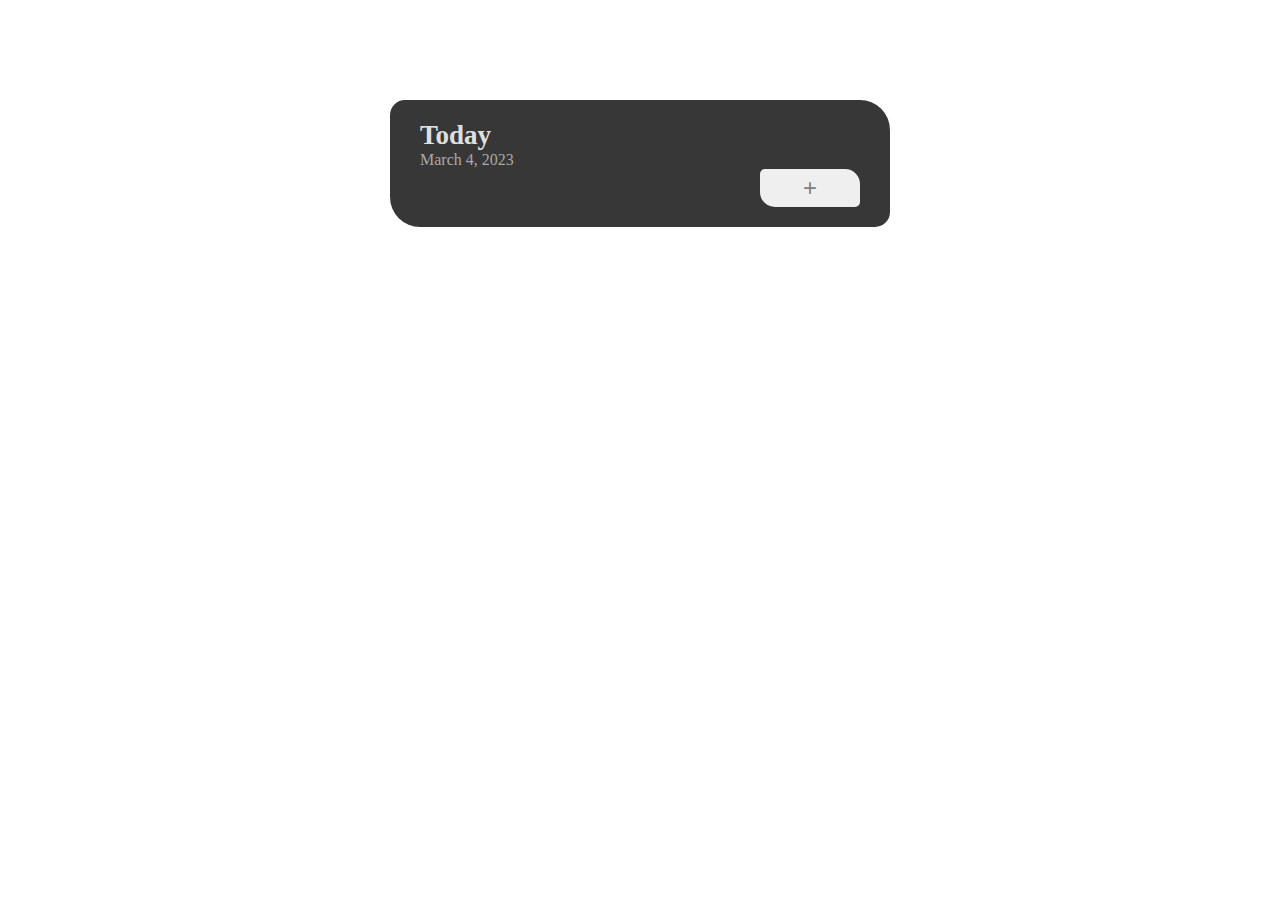
<file: JavaScript TO-DO-LIST/Js_DOM_TodoList/index.html>
<!DOCTYPE html>
<html lang="en">
  <head>
    <meta charset="UTF-8" />
    <meta name="viewport" content="width=device-width, initial-scale=1.0" />
    <title>JS DOM Todo List</title>
    <link rel="stylesheet" href="./style.css" />
  </head>
  <body>
    <div class="todo-container">
      <div class="title">
        <h2>Today</h2>
        <span>March 4, 2023</span>
      </div>
      <ul class="list"></ul>
      <form class="form hidden">
        <input type="text" placeholder="New Todo" class="input" />
        <button class="button">Create</button>
      </form>

      <div class="plus-btn-box">
        <button class="plus-btn">+</button>
      </div>
    </div>
    <script src="./index.js"></script> 
  </body>
</html>
</file>
<file: Scandleted/style.css>
@font-face {
    font-family: ZillaSlab;
    src: url("./assets/fonts/ZillaSlab-Medium.ttf");
}

@font-face {
    font-family: ZillaSlab;
    src: url("./assets/fonts/ZillaSlab-Regular.ttf");
}

@font-face {
    font-family: ZillaSlab;
    src: url("./assets/fonts/ZillaSlab-SemiBold.ttf");
}

@font-face {
    font-family: LaBelleAurore;
    src: url("./assets/fonts/LaBelleAurore-Regular.ttf");
}

:root{
    --black: #0C0D12;
}

*,
*::after,
*::before {
  padding: 0;
  margin: 0;
  box-sizing: border-box;
}

a {
  text-decoration: none;
  color: inherit;
}

ul {
  list-style: none;
}

input,
button {
  border: none;
  background-color: transparent;
  outline: none;
}

body{
    background-color: var(--background-300, #FBF8F0);
    max-width: 1440px;
    overflow-x: hidden;
}

.container{
    width: 100%;
    background-color: #FBF8F0;
    font-family: ZillaSlab;
    align-items: center;
}

.header{
    display: flex;
    align-items: center;
    gap: 100px;
    width: 1440px;
}

.nav{
     background-image: url("./assets/images/Image.png");
     background-repeat: no-repeat;
     background-size: cover;
     width: 720px;
     height: 690px;
     top: 0;
     position: absolute;
}

.navigation{
    background: #FBEDD3;
    align-items: center;
}


.navigation>ul{
    display: flex;
    gap: 32px;
    align-items: center;
    padding-top: 28px;
    padding-left: 80px;
    padding-bottom: 20px;
}

.navigation>ul>li{
    color: var(--black);
    font-family: ZillaSlab,serif;
    font-size: 20px;
    font-style: normal;
    font-weight: 400;
    line-height: 160%; /* 32px */
    letter-spacing: 0.6px;
}

/* second navbar =============== */

.second-nav{
    background-color: #F9F5EA;
    width: 847px;
    height: 690px;
    position: relative;
    transform: translateX(719px);
}

.second-navbar{
    background-color: #F9F5EA;
}

.second-navigation{
     display: flex;
     align-items: center;
     justify-content: space-between;
}

.second-navigation>img{
    padding-top: 21px;
    margin-left: 67px;
}

.navbar-icons{
     display: inline-flex;
     gap: 32px;
     align-items: center;
     margin-right:100px;
}

.navbar-icons>img{
    padding-top: 21px;
    cursor: pointer;
}

.navbar-icons>button{
    color: var(--black);
    font-family: ZillaSlab,serif;
    font-size: 14px;
    font-style: normal;
    font-weight: 500;
    line-height: 160%; /* 22.4px */
    letter-spacing: 0.42px;
    border-radius: 30px;
    border: 1px solid var(--complement-ruined-smores, #0C0D12);display: flex;
    width: 115px;
    padding: 12px 24px;
    justify-content: center;
    align-items: center;
    gap: 10px;
    margin-top: 21px;
    cursor: pointer;
}

.navbar-icons button:hover{
    background: linear-gradient(to right, rgb(129, 15, 223), rgba(20, 103, 228, 0.922));;
    transition: all 0.5s linear;
}

.second-navbar-texts{
    transform: translate(80px,150px);
}

.second-navbar-texts>p{
    color:  #555659;
    font-family: ZillaSlab,sans-serif;
    font-size: 18px;
    font-style: normal;
    font-weight: 400;
    line-height: 160%; /* 28.8px */
    letter-spacing: 4.32px;
    align-self: stretch;
}

.second-navbar-texts>h2{
    color: #0C0D12;
    font-family: ZillaSlab,sans-serif;
    font-size: 60px;
    font-style: normal;
    font-weight: 600;
    line-height: 120%; /* 72px */
    letter-spacing: 1.8px;
}

.second-navbar-texts span:nth-child(1){
    color: #C9A489;
    font-family: ZillaSlab,sans-serif;
    font-size: 60px;
    font-style: normal;
    font-weight: 600;
    line-height: 120%;
    letter-spacing: 1.8px;
}

.candle{
    color: #C9A489;
    font-family: LaBelleAurore,sans-serif;
    font-size: 64px;
    font-style: normal;
    font-weight: 400;
    line-height: 120%;
    letter-spacing: 1.92px;
}

.second-navbar-texts>button{
    color: #FFF;
    font-family: ZillaSlab,sans-serif;
    font-size: 20px;
    font-style: normal;
    font-weight: 400;
    line-height: 160%; /* 32px */
    letter-spacing: 0.6px;
    text-transform: uppercase;
    border-radius: 100px;
    background: var(--complement-ruined-smores, #0C0D12);
    display: flex;
    padding: 16px 40px;
    justify-content: center;
    align-items: center;
    gap: 10px;
    margin-top: 40px;
    cursor: pointer;
}

/* ==========================================TRENDING=========================================== */
.trending{
    padding-top: 117px;

}

.trending-paragraphs{
    display: flex;
    width: 1280px;
    flex-direction: column;
    justify-content: center;
    align-items: center;
    gap: 8px;
    margin-left: 100px;
}

.trending-paragraphs>p{
    color: #555659;
    text-align: center;
    font-family: ZillaSlab,sans-serif;
    font-size: 18px;
    font-style: normal;
    font-weight: 400;
    line-height: 160%; /* 28.8px */
    letter-spacing: 4.32px;
}

.trending-paragraphs>h3{
    color:  #0C0D12;
    text-align: center;
    font-family: ZillaSlab,sans-serif;
    font-size: 32px;
    font-style: normal;
    font-weight: 600;
    line-height: 140%; /* 44.8px */
    letter-spacing: 0.96px;
}

/* =======================card ================================== */

.trending-card-item{
     display: grid;
     grid-template-columns: auto auto auto auto;
}

.card-first{
    padding-left: 80px;
    padding-top: 56px;
}

.card-images>img{
    width: 290px;
    height: 290px;
}
.card-images img:nth-child(2){
    width: 48px;
    height: 48px;
    transform: translate(220px,-270px);
}
.card-images>span{
     transform: translate(183px,-263px);
     position: absolute;
     width: 29px;
     color: #FFF;
     font-family: ZillaSlab;
     font-size: 18px;
     font-style: normal;
     font-weight: 400;
     line-height: 150%; /* 27px */
     letter-spacing: 0.54px;
}

.card-texts{
    padding-top: 21px;
}

.card-texts>h4{
    color:#0C0D12;
    font-family: ZillaSlab,sans-serifs;
    font-size: 20px;
    font-style: normal;
    font-weight: 600;
    line-height: 160%; /* 32px */
    letter-spacing: 0.6px;
}

.card-texts>span{
    color:#0C0D12;
    font-family: ZillaSlab,sans-serif;
    font-size: 16px;
    font-style: normal;
    font-weight: 400;
    line-height: 160%; /* 25.6px */
    letter-spacing: 0.48px;
}

.card-price{
    display: flex;
    transform: translate(220px,-50px);
    padding-top: 10px;
}

.card-price>span:nth-child(1){
    color: #0C0D12;
    font-family: ZillaSlab;
    font-size: 20px;
    font-style: normal;
    font-weight: 400;
    line-height: 160%; /* 32px */
    letter-spacing: 0.6px;
}

.card-price>span:nth-child(2){
    color:  #9E9EA0;
    font-family: Zilla Slab;
    font-size: 16px;
    font-style: normal;
    font-weight: 400;
    line-height: 160%; /* 25.6px */
    letter-spacing: 0.48px;
    text-decoration-line: strikethrough;
}

.card-first>button{
    color: var(--black);
    font-family: ZillaSlab,serif;
    font-size: 20px;
    font-style: normal;
    font-weight: 500;
    line-height: 160%; /* 32px */
    font-variant: all-small-caps;
    letter-spacing: 0.6px;
    display: flex;
    width: 290px;
    padding: 12px 16px;
    justify-content: center;
    align-items: center;
    gap: 8px;
    border-radius: 30px;
    border: 1px solid var(--based-color-peanut-butter-crust, #C9A489);
    cursor: pointer;
}

.card-first>button:hover{
    background-color: rgba(1, 30, 247, 0.858);
    color: #fff;
    transition: all 0.5s linear;
}

.trending-price{
    background-image: url("./assets/images/Image\ \(3\).png");
    background-repeat: no-repeat;
    background-size: contain;
    width: 1500px;  
    height: 600px;
    margin-top: 100px;
}

.trending-price-texts{
    padding-left: 100px;
    padding-top: 100px;
}

.perset{
    display: flex;
    align-items: center;
    gap: 15px;
}

.perset>h1{
    color: #fff;;
    text-align: right;
    font-family: ZillaSlab,serif;
    font-size: 80px;
    font-style: normal;
    font-weight: 600;
    line-height: 130%; /* 104px */
    letter-spacing: 2.4px;
}

.trending-price-paragraph>h5{
    color: #FFF;
    font-family: ZillaSlab,sans-serif;
    font-size: 32px;
    font-style: normal;
    font-weight: 400;
    line-height: 140%; /* 44.8px */
    letter-spacing: 0.96px;
}

.trending-price-texts>button{
    color: var(--black);
    font-family: ZillaSlab,sans-serif;
    font-size: 20px;
    font-style: normal;
    font-weight: 400;
    line-height: 160%; /* 32px */
    letter-spacing: 0.6px;
    display: inline-flex;
    padding: 16px 64px;
    justify-content: center;
    align-items: center;
    gap: 10px;
    border-radius: 100px;
    border: 1px solid var(--based-color-peanut-butter-crust, #C9A489);
    transform: translate(540px,200px);
    margin-top: 50px;
    cursor: pointer;
}


/* ================================================ services ===================== */
 
.services{
    padding-top: 80px;
}

.services-section{
    background-color:  #ECDFDB;
    width: 1500px;
    height: 2370px;
    padding-top: 80px;
}

.service-head{
    padding: 0 80px 40px 80px;
}

.service-head>img{
    width: 1280px;
    height: 566px;
}

.service-head>p{
    font-variant: var(--black);
    font-family: ZillaSlab,serif;
    font-size: 32px;
    font-style: normal;
    font-weight: 400;
    line-height: 140%; /* 44.8px */
    letter-spacing: 0.96px;
    padding-top: 40px;
}

.services-card-first{
    display: flex;
    align-items: center;
    gap: 40px;
}

.services-card-first>img{
    width: 673px;
    height: 800px;
    padding-top: 25px;
    padding-left: 57px;
}

.durable>img{
    width: 630px;
    height: 500px;
    transform: translateY(-75px);
}

.durable>h3{
    color: var(--black);
    font-family: ZillaSlab,sans-serif;
    font-size: 40px;
    font-style: normal;
    font-weight: 700;
    line-height: 140%; /* 56px */
    letter-spacing: 1.2px;
    padding-bottom: 10px;
    transform: translateY(-30px);
}

.durable>h3{
    color: var(--black);
    font-family: ZillaSlab,sans-serif;
    font-size: 32px;
    font-style: normal;
    font-weight: 400;
    line-height: 140%; /* 44.8px */
    letter-spacing: 0.96px;
    transform: translateY(-40px);
}

/* second-card */

.services-card-second{
    display: flex;
    align-items: center;
    gap: 40px;
}

.calm{
    padding-left: 55px;
    padding-top: 65px;
}

.calm>img{
    width: 620px;
    height: 450px;
}

.calm>h2{
    color: var(--black);
    font-family: ZillaSlab,sans-serif;
    font-size: 40px;
    font-style: normal;
    font-weight: 700;
    line-height: 140%; /* 56px */
    letter-spacing: 1.2px;
    padding-bottom: 10px;
    padding-top: 10px;
}

.calm>p{
    color: var(--black);
    font-family: ZillaSlab,sans-serif;
    font-size: 32px;
    font-style: normal;
    font-weight: 400;
    line-height: 140%; /* 44.8px */
    letter-spacing: 0.96px;
    padding-top: 10px;
}

.services-card-second>img{
    width: 614px;
    height: 693px;
    padding-top: 40px;
}

/* ======================================== FRAGRANCE ROOM ===============================================*/

.fragrance-room{
    width: 1500px;
    height: 1024px;
    background-color: #e8ac88;
}


.room>h1{
    color: #FFF;
    text-align: center;
    font-family: ZillaSlab,serif;
    font-size: 128px;
    font-style: normal;
    font-weight: 700;
    line-height: 140%; /* 179.2px */
    letter-spacing: 3.84px;
    transform: translate(30px,255px);
}

.room>img{
    width: 700px;
    height: 700px;
    margin-left: 400px;
}

.fragrance-room>button{
    display: flex;
    width: 289px;
    padding: 16px 10px;
    justify-content: center;
    align-items: center;
    gap: 10px;
    color:  #FFF;
    font-family: ZillaSlab,sans-serif;
    font-size: 20px;
    font-style: normal;
    font-weight: 400;
    line-height: 160%; /* 32px */
    letter-spacing: 0.6px;
    border-radius: 100px;
    background: var(--black);
    margin-left: 610px;
    cursor: pointer;
}

.faqs{
    transform: translateY(-90px)
}

.faqs>h1{
    color: var(--black);
    font-family: ZillaSlab,sans-serif;
    font-size: 32px;
    font-style: normal;
    font-weight: 600;
    line-height: 140%; /* 44.8px */
    font-variant: all-small-caps;
    letter-spacing: 0.96px;
    padding: 80px 0 0 80px;
    transform: translate(120px,80px);
}

.faqs-section{
    display: flex;
    align-items: center;
    gap: 150px;
    padding: 100px 0 0 200px;
}

.faqs-buttons{
   display: grid;
   grid-template-columns: auto;
   transform: translateY(-110px);
}

.faqs-buttons>button:nth-child(1){
    color:  var(--black);
    font-family: ZillaSlab,sans-serif;
    font-size: 24px;
    font-style: normal;
    font-weight: 600;
    line-height: 160%; /* 38.4px */
    letter-spacing: 0.72px;
    display: flex;
    width: 360px;
    padding: 24px 40px;
    align-items: center;
    gap: 48px;
    border-radius: 16px;
    border: 1px solid  #EFE4DC;
    margin-bottom: 15px;
    cursor: pointer;
}

.faqs-buttons>button:nth-child(2){
    color: var(--black);
    font-family: ZillaSlab,sans-serif;
    font-size: 24px;
    font-style: normal;
    font-weight: 600;
    line-height: 160%; /* 38.4px */
    letter-spacing: 0.72px;
    display: flex;
    width: 360px;
    padding: 24px 40px;
    align-items: center;
    gap: 48px;
    border-radius: 16px;
    border: 1px solid  #E9DBD0;
    margin-bottom: 15px;
    cursor: pointer;
}

.faqs-buttons>:nth-child(3){
    color: var(--black);
    font-family: ZillaSlab,sans-serif;
    font-size: 24px;
    font-style: normal;
    font-weight: 600;
    line-height: 160%; /* 38.4px */
    letter-spacing: 0.72px;
    border-radius: 16px;
    border: 1px solid  #E9DBD0;
    display: flex;
    width: 360px;
    padding: 24px 40px;
    align-items: center;
    gap: 48px;
    cursor: pointer;
}


.faqs-buttons>button:hover{
   background-color: var(--black);
   color: #FFF;
   transition: all 0.5s linear;
}

.question-first{
    display: flex;
    align-items: center;
    gap: 200px;
}

.question-first-texts{
    padding-bottom: 20px;
    padding-top: 15px;
}

.question-first-texts>h3{
    color: var(--black);
    font-size: 28px;
    font-style: normal;
    font-weight: 500;
    line-height: 140%; /* 39.2px */
    letter-spacing: 0.84px;
    padding-bottom: 15px;
}

.question-first-texts>p{
    color:  #555659;
    font-family: Zilla Slab;
    font-size: 20px;
    font-style: normal;
    font-weight: 400;
    line-height: 160%; /* 32px */
    letter-spacing: 0.6px;
}

.question-first>span{
    width: 32px;
    height: 32px;
    transform: translate(-30px,-30px);
}

/* site-footer===================================================== */

.site-footer{
    background-color:  #0C0D12;
    width: 1500px;
    height: 423px;
}

.footer-navbar{
    display: flex;
    align-items: center;
    gap: 80px;
}

.footer-navbar>span{
    padding: 50px 0 0 80px;
}

.new-arrivals{
    transform: translateY(50px);
}

.new-arrivals>ul>li{
    color: #fff;;
    font-family: ZillaSlab,sans-serif;
    font-size: 18px;
    font-style: normal;
    font-weight: 400;
    line-height: 160%; /* 28.8px */
    letter-spacing: 0.54px;
    text-transform: uppercase;
    cursor: pointer;
}

.social-media{
    transform: translateY(40px);
}

.social-media>ul>li{
    color: #fff;;
    font-family: ZillaSlab,sans-serif;
    font-size: 18px;
    font-style: normal;
    font-weight: 400;
    line-height: 160%; /* 28.8px */
    letter-spacing: 0.54px;
    text-transform: uppercase;
    cursor: pointer;
}

.sign-up{
    transform: translateX(420px);
    padding-top: 60px;
}

.sign-up>p{
    color: #fff;
    font-family: ZillaSlab,sans-serif;
    font-size: 24px;
    font-style: normal;
    font-weight: 600;
    line-height: 160%; /* 38.4px */
    letter-spacing: 0.72px;
}

.sign-up>button{
    color: #fff;
    font-family: ZillaSlab,sans-serif;
    font-size: 14px;
    font-style: normal;
    font-weight: 500;
    line-height: 160%; /* 22.4px */
    letter-spacing: 0.42px;
    border-radius: 30px;
    border: 1px solid var(--complement-white, #FFF);display: flex;
    width: 115px;
    padding: 12px 24px;
    justify-content: center;
    align-items: center;
    gap: 10px;
    margin-top: 20px;
    cursor: pointer;
}

.site-footer>hr{
    width: 1280px;
    height: 1px;
    transform: translate(85px,150px);
    color: #555659;
}

.footer-bottom{
    display: flex;
    align-items: center;
    justify-content: space-between;
    transform: translateY(160px);
}

.footer-bottom>p:nth-child(1){
    color: #EFE4DC;
    font-family: ZillaSlab,sans-serif;
    font-size: 14px;
    font-style: normal;
    font-weight: 400;
    line-height: 160%; /* 22.4px */
    letter-spacing: 0.42px;
    transform: translateX(80px);
}

.footer-bottom>p:nth-child(2){
    color: #EFE4DC;
    font-family: ZillaSlab,sans-serif;
    font-size: 14px;
    font-style: normal;
    font-weight: 400;
    line-height: 160%; /* 22.4px */
    letter-spacing: 0.42px;
    transform: translateX(-130px);
}
</file>
<file: JavaScript TO-DO-LIST/Js_DOM_TodoList/style.css>
* {
  margin: 0;
  padding: 0;
  box-sizing: border-box;
}

.todo-container {
  border-radius: 15px 30px;
  background: #151515da;
  width: 500px;
  margin: 100px auto;
  padding: 20px 30px;
}

.title > h2 {
  font-size: 27px;
  color: #ffffffdc;
}

.title > span {
  font-size: 16px;
  color: darkgray;
}

.list-item {
  display: flex;
  align-items: center;
  justify-content: space-between;
  background-color: darkslategrey;
  padding: 8px 10px;
  margin: 14px 0;
  border-radius: 5px 20px;
}

.list-item > div {
  display: flex;
  align-items: center;
}

.name {
  color: #f5f5f5;
  font-size: 18px;
  font-weight: 400;
}

.checked,
.circle {
  display: flex;
  align-items: center;
  justify-content: center;
}

.circle {
  cursor: pointer;
}

.createdAt {
  color: darkgray;
  font-size: 15px;
  font-weight: 400;
}

.form {
  width: 100%;
  display: flex;
  align-items: center;
  margin: 30px 0;
}

.input {
  outline: 0;
  border: 0;
  height: 35px;
  padding: 12px 15px;
  border-radius: 5px 0 0 16px;
  width: 100%;
  font-size: 16px;
  background-color: #f5f5f5;
}

.button {
  outline: 0;
  background-color: darkblue;
  color: #f5f5f5;
  border: 0;
  padding: 8.2px 5px;
  border-radius: 0 16px 5px 0px;
  width: 150px;
  cursor: pointer;
  font-size: 16px;
}

.plus-btn-box {
  text-align: right;
}

.plus-btn {
  outline: 0;
  border: 0;
  font-size: 24px;
  cursor: pointer;
  width: 100px;
  padding: 5px 10px;
  border-radius: 5px 15px;
  color: grey;
}

.isChecked {
  text-decoration: line-through;
  background-color: rgb(0, 107, 34);
  color: rgb(169, 1, 1) !important;
}

.edit-s {
  color: orange;
  background-color: rgba(0, 0, 0, 0.708);
  padding: 4px 7px;
  font-size: 16px;
  cursor: pointer;
}

.check {
  background-color: rgba(0, 0, 0, 0.735);
  color: white;
  padding: 4px 7px;
  font-size: 16px;
  cursor: pointer;
}
.del-s {
  color: red;
  background-color: rgba(0, 0, 0, 0.708);
  padding: 4px 7px;
  font-size: 16px;
  cursor: pointer;
}

.circle:hover {
  background-color: red;
}
.hidden {
  display: none;
}
</file>
